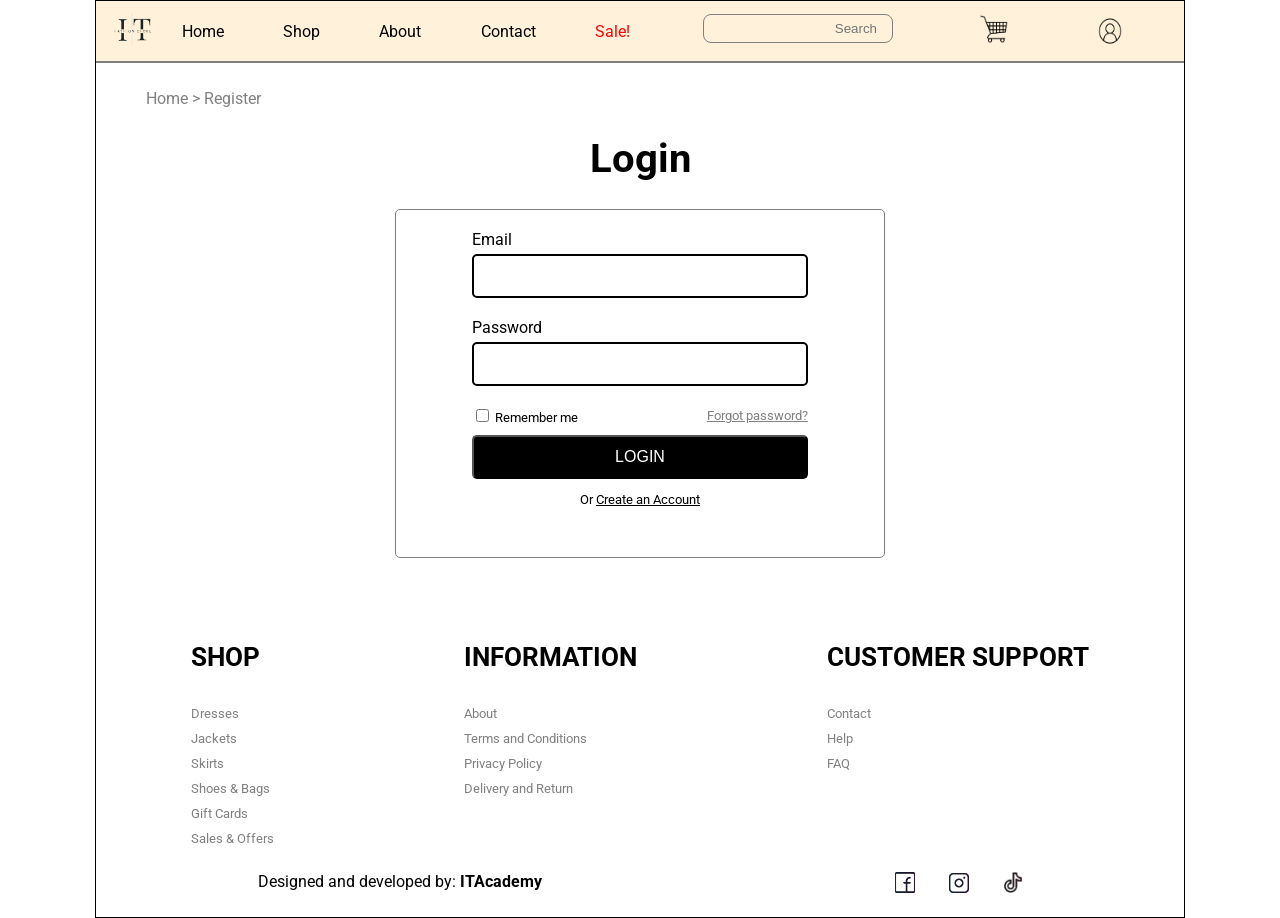
<file: index.html>
<!DOCTYPE html>
<html lang="en">

<head>
    <meta charset="UTF-8">
    <meta name="viewport" content="width=device-width, initial-scale=1.0">
    <title>Login Card</title>
    <link href="https://fonts.googleapis.com/css2?family=Roboto:wght@400;500;700&display=swap" rel="stylesheet">
    <link rel="stylesheet" href="css/style.css">
    <link rel="stylesheet" href="css/index.css">
</head>

<body>
    <div class="header">
        <div class="navbar">
            <div class="brand">
                <img src="images/Black Modern MS Logo (3).png" alt="logo">
                <div class="hamburger-meni">
                    <label for="menu-toggle" class="menu-icon">
                        <span></span>
                        <span></span>
                        <span></span>
                    </label>
                </div>
            </div>
            <div class="primary-nav">
                <a href="index.html">Home</a>
                <a href="product-card.html">Shop</a>
                <a href="checkout.html">About</a>
                <a href="#">Contact</a>
                <a href="#"><span class="singled-text">Sale!</span></a>
            </div>
            <div class="actions">
                <form class="search">
                    <input type="search" class="box" id="search" placeholder="Search">
                </form>
                <a href="your-cart.html"><img class="header-img" src="images/cart_logo (1).png" alt="cart_logo" 
                    style="cursor: pointer;" onclick="prikazKorpe()"></a>
                <img class="header-img" src="images/user_logo (1).png" alt="user_logo">
            </div>
        </div>
    </div>
    <div class="main-content">
        <div class="side">
            <p>Home &gt; Register</p>
        </div>
        <h1>Login</h1>
        <div class="form">
            <form class="Register-form" action="#" method="post">
                <div class="form-items">

                    <label for="email">Email</label>
                    <input class="input" type="text" id="email" name="email">

                    <label for="password">Password</label>
                    <input class="input" type="password" id="password" name="password">

                    <div class="checkbox-container flex">
                        <label for="Remember">
                            <input class="input-classor" type="checkbox" name="question" value="no" id="Remember">
                            Remember me
                        </label>

                        <span class="forgot-pass"><a href="#">Forgot password?</a></span>
                    </div>

                    <button class="btn-primary" id="loginBtn">LOGIN</button>

                    <p class="new-acc">Or <a href="#">Create an Account</a></p>

                </div>
            </form>
        </div>
    </div>
    <footer>
        <div class="footer">
            <div>
                <section>
                    <h4>SHOP</h4>
                    <ul>
                        <li>Dresses</li>
                        <li>Jackets</li>
                        <li>Skirts</li>
                        <li>Shoes & Bags</li>
                        <li>Gift Cards</li>
                        <li>Sales & Offers</li>
                    </ul>
                </section>
            </div>
            <div>
                <section>
                    <h4>INFORMATION</h4>
                    <ul>
                        <li>About</li>
                        <li>Terms and Conditions</li>
                        <li>Privacy Policy</li>
                        <li>Delivery and Return</li>
                    </ul>
                </section>
            </div>
            <div>
                <section>
                    <h4>CUSTOMER SUPPORT</h4>
                    <ul>
                        <li>Contact</li>
                        <li>Help</li>
                        <li>FAQ</li>
                    </ul>
                </section>
            </div>
        </div>
        <div class="footer2">
            <div class="contact">
                Designed and developed by: <span class="bold-text">ITAcademy</span>
            </div>
            <div class="icons">
                <img src="images/facebook (2) 2.png" alt="facebook">
                <img src="images/instagram (2) 2.png" alt="instagram">
                <img src="images/tik-tok (2) 2.png" alt="tik-tok">
            </div>
        </div>
    </footer>
    <script src="js/main.js"></script>
</body>

</html>
</file>
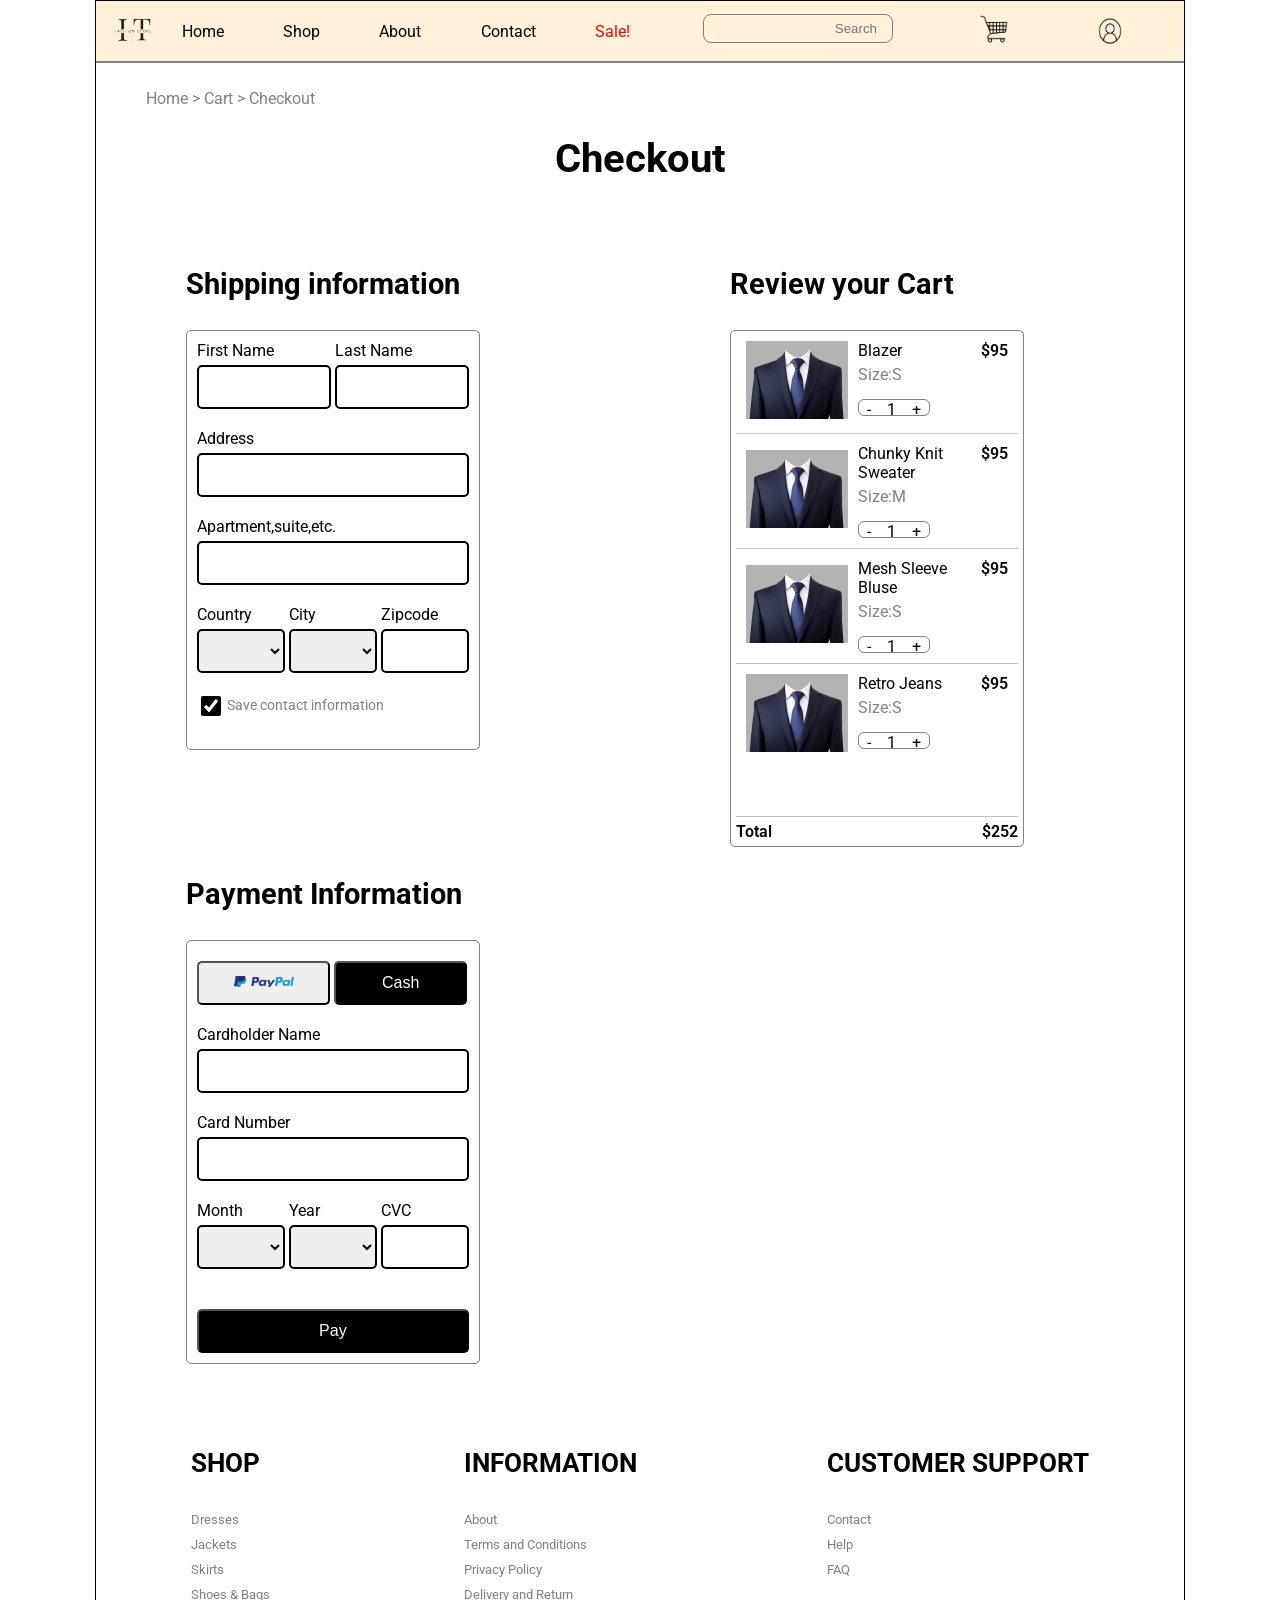
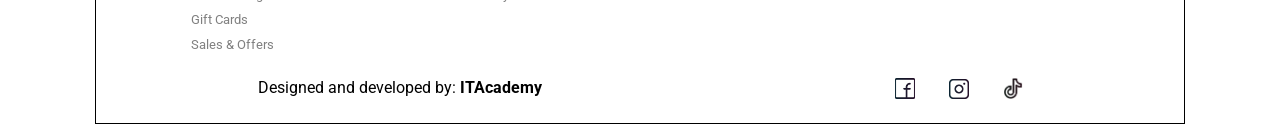
<file: checkout.html>
<!DOCTYPE html>
<html lang="en">

<head>
    <meta charset="UTF-8">
    <meta name="viewport" content="width=device-width, initial-scale=1.0">
    <title>Checkout Card</title>
    <link href="https://fonts.googleapis.com/css2?family=Roboto:wght@400;500;700&display=swap" rel="stylesheet">
    <link rel="stylesheet" href="css/style.css">
    <link rel="stylesheet" href="css/checkout.css">
</head>

<body>
    <div class="header">
        <div class="navbar">
            <div class="brand">
                <img src="images/Black Modern MS Logo (3).png" alt="logo">
                <div class="hamburger-meni">
                    <label for="menu-toggle" class="menu-icon">
                        <span></span>
                        <span></span>
                        <span></span>
                    </label>
                </div>
            </div>
            <div class="primary-nav">
                <a href="index.html">Home</a>
                <a href="product-card.html">Shop</a>
                <a href="checkout.html">About</a>
                <a href="#">Contact</a>
                <a href="#"><span class="singled-text">Sale!</span></a>
            </div>
            <div class="actions">
                <form class="search">
                    <input type="search" class="box" id="search" placeholder="Search">
                </form>
                <a href="your-cart.html"><img class="header-img" src="images/cart_logo (1).png" alt="cart_logo" 
                    style="cursor: pointer;" onclick="prikazKorpe()"></a>
                <img class="header-img" src="images/user_logo (1).png" alt="user_logo">
            </div>
        </div>
    </div>
    <div class="main-content">
        <div class="side">
            <p>Home &gt; Cart &gt; Checkout</p>
        </div>
        <div class="checkout">
            <h1>Checkout</h1>
        </div>
        <div class="flex-div">
            <div class="form-1">
                <h3>Shipping information</h3>
                <form class="form" action="#" method="post">
                    <div class="first-part">
                        <div class="first-group">
                            <label for="first-name">First Name</label>
                            <input type="text" name="first Name" id="first-name">
                        </div>
                        <div class="first-group">
                            <label for="last-name">Last Name</label>
                            <input type="text" name="last name" id="last-name">
                        </div>
                    </div>

                    <label for="address">Address</label>
                    <input class="wider-input" type="text" name="Address" id="address">

                    <label for="apartment-number">Apartment,suite,etc.</label>
                    <input class="wider-input" type="text" name="apartment number" id="apartment-number">

                    <div class="second-part">
                        <div class="second-group">
                            <label for="country">Country</label>
                            <select name="country" id="country">
                                <option value="" selected disabled hidden></option>
                                <option value="Serbia">Serbia</option>
                                <option value="Bosnia">Bosnia</option>
                                <option value="Montenegro">Montenegro</option>
                                <option value="Croatia">Croatia</option>
                            </select>
                        </div>
                        <div class="second-group">
                            <label for="city">City</label>
                            <select name="city" id="city">
                                <option value="" selected disabled hidden></option>
                                <option value="Belgrade">Belgrade</option>
                                <option value="Sarajevo">Sarajevo</option>
                                <option value="Podgorica">Podgorica</option>
                                <option value="Zagreb">Zagreb</option>
                            </select>
                        </div>
                        <div class="second-group">
                            <label for="zipcode">Zipcode</label>
                            <input type="number" name="zipcode" id="zipcode" min="0" max="50000">
                        </div>
                    </div>
                    <div class="save-info">
                        <label for="save-info">
                            <input type="checkbox" name="save info" id="save-info" value="like" checked>
                            Save contact information
                        </label>
                    </div>
                </form>
            </div>
            <div class="product-cart">
                <h3>Review your Cart</h3>
                <div class="products">
                    <div class="image-box">
                        <div class="image">
                            <img src="images/blazer-102w.jpg" alt="Blazer">
                        </div>
                        <div class="info">
                            <p>Blazer</p>
                            <span class="size">Size:S</span>
                            <div class="new-element">
                                <div class="quantity-steper">
                                    <div>-</div>
                                    <div>1</div>
                                    <div>+</div>
                                </div>
                            </div>
                        </div>
                        <div class="cena">
                            <span>$95</span>
                        </div>
                    </div>
                    <div class="image-box">
                        <div class="image">
                            <img src="images/blazer-102w.jpg" alt="Blazer">
                        </div>
                        <div class="info">
                            <p>Chunky Knit Sweater</p>
                            <span class="size">Size:M</span>
                            <div class="new-element">
                                <div class="quantity-steper">
                                    <div>-</div>
                                    <div>1</div>
                                    <div>+</div>
                                </div>
                            </div>
                        </div>
                        <div class="cena">
                            <span>$95</span>
                        </div>
                    </div>
                    <div class="image-box">
                        <div class="image">
                            <img src="images/blazer-102w.jpg" alt="Blazer">
                        </div>
                        <div class="info">
                            <p>Mesh Sleeve Bluse</p>
                            <span class="size">Size:S</span>
                            <div class="new-element">
                                <div class="quantity-steper">
                                    <div>-</div>
                                    <div>1</div>
                                    <div>+</div>
                                </div>
                            </div>
                        </div>
                        <div class="cena">
                            <span>$95</span>
                        </div>
                    </div>
                    <div class="image-box" id="margin">
                        <div class="image">
                            <img src="images/blazer-102w.jpg" alt="Blazer">
                        </div>
                        <div class="info">
                            <p>Retro Jeans</p>
                            <span class="size">Size:S</span>
                            <div class="new-element">
                                <div class="quantity-steper">
                                    <div>-</div>
                                    <div>1</div>
                                    <div>+</div>
                                </div>
                            </div>
                        </div>
                        <div class="cena">
                            <span>$95</span>
                        </div>
                    </div>
                    <div class="flex">
                        <div>
                            <p>Total</p>
                        </div>
                        <span>$252</span>
                    </div>
                </div>
            </div>
        </div>
        <div class="form-2">
            <h3>Payment Information</h3>
            <form class="form" action="#" method="post">

                <button class="btn-new" type="button">
                    <a href="https://www.paypal.com/rs/home">
                        <img src="images/PayPal 3.png">
                    </a>
                </button>
                <button class="btn-new btn-primary" type="button">Cash</button>

                <label for="cardholder-name">Cardholder Name</label>
                <input class="second-form" type="text" name="cardholder name" id="cardholder-name">

                <label for="card-number">Card Number</label>
                <input class="second-form" type="text" name="card number" id="card-number">

                <div class="card-duration">
                    <div class="second-group">
                        <label for="month">Month</label>
                        <select name="month" id="month">
                            <option value="" selected disabled hidden></option>
                            <option value="Januar">Januar</option>
                            <option value="Februar">Februar</option>
                            <option value="Mart">Mart</option>
                            <option value="April">April</option>
                            <option value="Maj">Maj</option>
                            <option value="Jun">Jun</option>
                            <option value="Jul">Jul</option>
                            <option value="Avgust">Avgust</option>
                            <option value="Septembar">Septembar</option>
                            <option value="Oktobar">Oktobar</option>
                            <option value="Novembar">Novembar</option>
                            <option value="Decembar">Decembar</option>
                        </select>
                    </div>

                    <div class="second-group">
                        <label for="year">Year</label>
                        <select name="year" id="year">
                            <option value="" selected disabled hidden></option>
                            <option value="2026">2026</option>
                            <option value="2027">2027</option>
                            <option value="2028">2028</option>
                            <option value="2029">2029</option>
                            <option value="2030">2030</option>
                        </select>
                    </div>
                    <div class="second-group">
                        <label for="cvc">CVC</label>
                        <input type="number" name="cvc" id="cvc" min="100" max="999">
                    </div>
                </div>

                <button class="btn-primary btn-2" type="submit">Pay</button>
            </form>
        </div>
    </div>
    <footer>
        <div class="footer">
            <div>
                <section>
                    <h4>SHOP</h4>
                    <ul>
                        <li>Dresses</li>
                        <li>Jackets</li>
                        <li>Skirts</li>
                        <li>Shoes & Bags</li>
                        <li>Gift Cards</li>
                        <li>Sales & Offers</li>
                    </ul>
                </section>
            </div>
            <div>
                <section>
                    <h4>INFORMATION</h4>
                    <ul>
                        <li>About</li>
                        <li>Terms and Conditions</li>
                        <li>Privacy Policy</li>
                        <li>Delivery and Return</li>
                    </ul>
                </section>
            </div>
            <div>
                <section>
                    <h4>CUSTOMER SUPPORT</h4>
                    <ul>
                        <li>Contact</li>
                        <li>Help</li>
                        <li>FAQ</li>
                    </ul>
                </section>
            </div>
        </div>
        <div class="footer2">
            <div class="contact">
                Designed and developed by: <span class="bold-text">ITAcademy</span>
            </div>
            <div class="icons">
                <img src="images/facebook (2) 2.png" alt="facebook">
                <img src="images/instagram (2) 2.png" alt="instagram">
                <img src="images/tik-tok (2) 2.png" alt="tik-tok">
            </div>
        </div>
    </footer>
    <script src="js/main.js"></script>
</body>

</html>
</file>
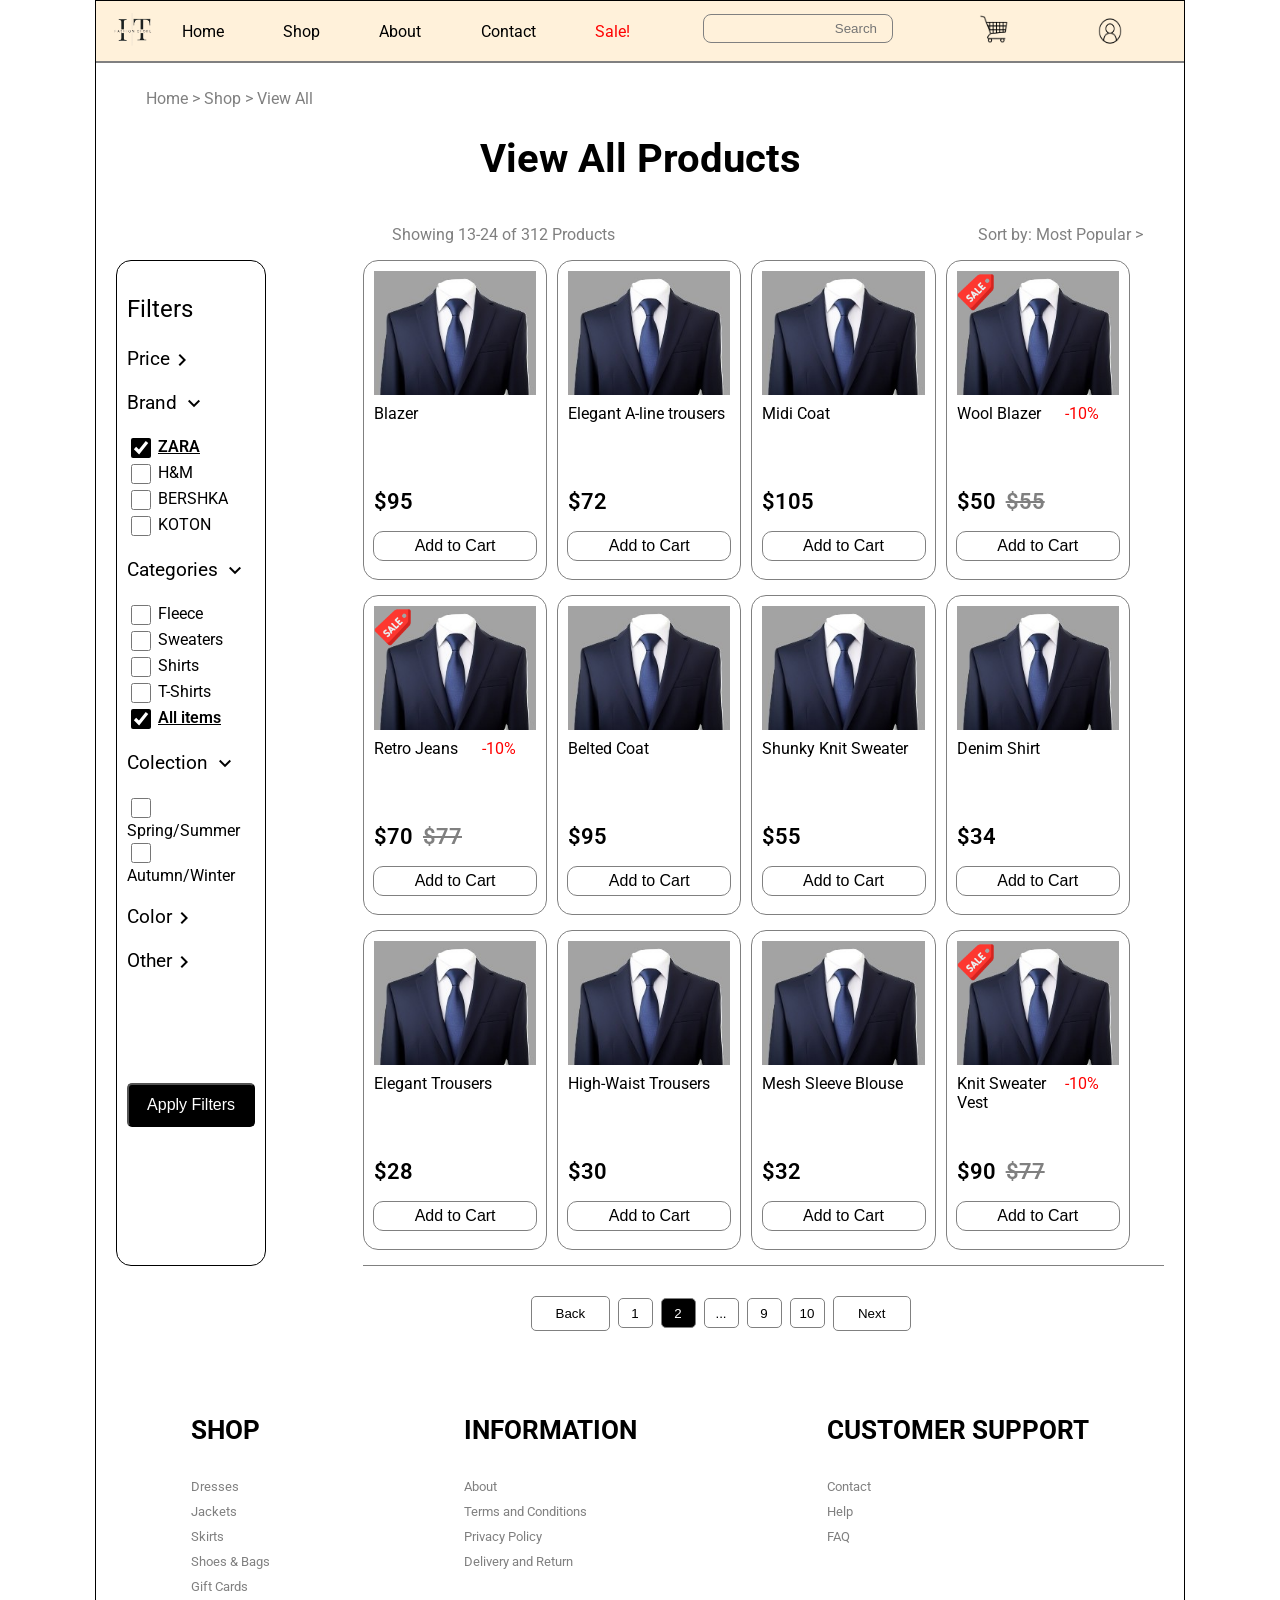
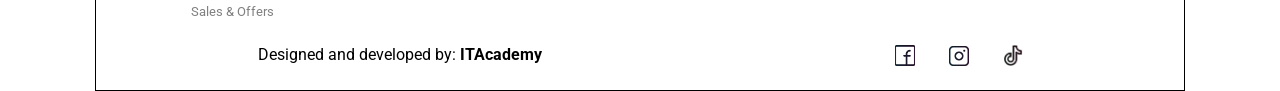
<file: product-card.html>
<!DOCTYPE html>
<html lang="en">

<head>
    <meta charset="UTF-8">
    <meta name="viewport" content="width=device-width, initial-scale=1.0">
    <title>Product Card</title>
    <link href="https://fonts.googleapis.com/css2?family=Roboto:wght@400;500;700&display=swap" rel="stylesheet">
    <link href="https://fonts.googleapis.com/icon?family=Material+Icons" rel="stylesheet">
    <link rel="stylesheet" href="css/style.css">
    <link rel="stylesheet" href="css/product-card.css">
</head>

<body>
    <div class="header">
        <div class="navbar">
            <div class="brand">
                <img src="images/Black Modern MS Logo (3).png" alt="logo">
                <div class="hamburger-meni">
                    <label for="menu-toggle" class="menu-icon">
                        <span></span>
                        <span></span>
                        <span></span>
                    </label>
                </div>
            </div>
            <div class="primary-nav">
                <a href="index.html">Home</a>
                <a href="product-card.html">Shop</a>
                <a href="checkout.html">About</a>
                <a href="#">Contact</a>
                <a href="#"><span class="singled-text">Sale!</span></a>
            </div>
            <div class="actions">
                <form class="search">
                    <input type="search" class="box" id="search" placeholder="Search">
                </form>
                <a href="your-cart.html"><img class="header-img" src="images/cart_logo (1).png" alt="cart_logo"
                 style="cursor: pointer;" onclick="prikazKorpe()"></a>
                <img class="header-img" src="images/user_logo (1).png" alt="user_logo">
            </div>
        </div>
    </div>
    <div class="main-content">
        <div class="side">
            <p>Home &gt; Shop &gt; View All</p>
        </div>
        <h1>View All Products</h1>
        <div class="text">
            <div class="left">
                <div class="hamburger-meni">
                    <label for="menu-toggle" class="menu-icon">
                        <span></span>
                        <span></span>
                        <span></span>
                    </label>
                </div>
            </div>
            <div class="mid">
                <p>Showing 13-24 of 312 Products</p>
            </div>
            <div class="right">
                <p>Sort by: Most Popular ></p>
            </div>
        </div>
        <div class="flex">
            <div class="aside">
                <p id="filter-bar">Filters</p>
                <p>Price<span class="material-icons">chevron_right</span></p>
                <p>Brand <span class="material-icons">keyboard_arrow_down</span></p>
                <input type="checkbox" name="filter" value="on" id="zara" checked>
                <label class="two-bolded" for="zara">ZARA</label> <br>
                <input type="checkbox" name="filter" value="off" id="h&m">
                <label for="h&m">H&M</label> <br>
                <input type="checkbox" name="filter" value="off" id="bershka">
                <label for="bershka">BERSHKA</label> <br>
                <input type="checkbox" name="filter" value="off" id="koton">
                <label for="koton">KOTON</label>
                <p>Categories <span class="material-icons">keyboard_arrow_down</span></p>
                <input type="checkbox" name="filter" value="off" id="fleece">
                <label for="fleece">Fleece</label> <br>
                <input type="checkbox" name="filter" value="off" id="sweaters">
                <label for="sweaters">Sweaters</label> <br>
                <input type="checkbox" name="filter" value="off" id="shitrs">
                <label for="shitrs">Shirts</label> <br>
                <input type="checkbox" name="filter" value="off" id="t-shitrs">
                <label for="t-shitrs">T-Shirts</label> <br>
                <input type="checkbox" name="filter" value="off" id="all-item" checked>
                <label class="two-bolded" for="all-item">All items</label>
                <p>Colection <span class="material-icons">keyboard_arrow_down</span></p>
                <input type="checkbox" name="filter" value="off" id="summer">
                <label for="summer">Spring/Summer</label>
                <input type="checkbox" name="filter" value="off" id="winter">
                <label for="winter">Autumn/Winter</label>
                <p>Color<span class="material-icons">chevron_right</span></p>
                <p>Other<span class="material-icons">chevron_right</span></p>
                <button class="btn-primary">Apply Filters</button>
            </div>
            <div class="proizvodi">
                <div class="cart">
                    <div class="img">
                        <img src="images/blazer-218w.jpg" alt="Blazer">
                    </div>
                    <p>Blazer</p>
                    <p id="cena">$95</p>
                    <button class="btn-cart" onclick="dodajNaIznos(95)">Add to Cart</button>
                </div>
                <div class="cart">
                    <div class="img">
                        <img src="images/blazer-218w.jpg" alt="Blazer">
                    </div>
                    <p>Elegant A-line trousers</p>
                    <p id="cena">$72</p>
                    <button class="btn-cart" onclick="dodajNaIznos(72)">Add to Cart</button>
                </div>
                <div class="cart">
                    <div class="img">
                        <img src="images/blazer-218w.jpg" alt="Blazer">
                    </div>
                    <p>Midi Coat</p>
                    <p id="cena">$105</p>
                    <button class="btn-cart" onclick="dodajNaIznos(105)">Add to Cart</button>
                </div>
                <div class="cart">
                    <div class="img">
                        <img src="images/blazer-218w.jpg" alt="Blazer">
                    </div>
                    <div class="sale">
                        <img src="images/sale.png">
                    </div>
                    <div class="flex">
                        <p>Wool Blazer</p><span class="red">-10%</span>
                    </div>
                    <p id="cena">$50 <span class="old-price">$55</span></p>
                    <button class="btn-cart" onclick="dodajNaIznos(50)">Add to Cart</button>
                </div>
                <div class="cart">
                    <div class="img">
                        <img src="images/blazer-218w.jpg" alt="Blazer">
                    </div>
                    <div class="sale">
                        <img src="images/sale.png">
                    </div>
                    <div class="flex">
                        <p>Retro Jeans</p><span class="red">-10%</span>
                    </div>
                    <p id="cena">$70 <span class="old-price">$77</span></p>
                    <button class="btn-cart" onclick="dodajNaIznos(70)">Add to Cart</button>
                </div>
                <div class="cart">
                    <div class="img">
                        <img src="images/blazer-218w.jpg" alt="Blazer">
                    </div>
                    <p>Belted Coat</p>
                    <p id="cena">$95</p>
                    <button class="btn-cart" onclick="dodajNaIznos(95)">Add to Cart</button>
                </div>
                <div class="cart">
                    <div class="img">
                        <img src="images/blazer-218w.jpg" alt="Blazer">
                    </div>
                    <p>Shunky Knit Sweater</p>
                    <p id="cena">$55</p>
                    <button class="btn-cart" onclick="dodajNaIznos(55)">Add to Cart</button>
                </div>
                <div class="cart">
                    <div class="img">
                        <img src="images/blazer-218w.jpg" alt="Blazer">
                    </div>
                    <p>Denim Shirt</p>
                    <p id="cena">$34</p>
                    <button class="btn-cart" onclick="dodajNaIznos(34)">Add to Cart</button>
                </div>
                <div class="cart">
                    <div class="img">
                        <img src="images/blazer-218w.jpg" alt="Blazer">
                    </div>
                    <p>Elegant Trousers</p>
                    <p id="cena">$28</p>
                    <button class="btn-cart" onclick="dodajNaIznos(28)">Add to Cart</button>
                </div>
                <div class="cart">
                    <div class="img">
                        <img src="images/blazer-218w.jpg" alt="Blazer">
                    </div>
                    <p>High-Waist Trousers</p>
                    <p id="cena">$30</p>
                    <button class="btn-cart" onclick="dodajNaIznos(30)">Add to Cart</button>
                </div>
                <div class="cart">
                    <div class="img">
                        <img src="images/blazer-218w.jpg" alt="Blazer">
                    </div>
                    <p>Mesh Sleeve Blouse</p>
                    <p id="cena">$32</p>
                    <button class="btn-cart" onclick="dodajNaIznos(32)">Add to Cart</button>
                </div>
                <div class="cart">
                    <div class="img">
                        <img src="images/blazer-218w.jpg" alt="Blazer">
                    </div>
                    <div class="sale">
                        <img src="images/sale.png">
                    </div>
                    <div class="flex">
                        <p>Knit Sweater Vest</p><span class="red">-10%</span>
                    </div>
                    <p id="cena">$90 <span class="old-price">$77</span></p>
                    <button class="btn-cart" onclick="dodajNaIznos(90)">Add to Cart</button>
                </div>
            </div>
        </div>
        <div class="buttons">
            <button id="big-btn">Back</button>
            <button>1</button>
            <button id="select">2</button>
            <button>...</button>
            <button>9</button>
            <button>10</button>
            <button id="big-btn">Next</button>
        </div>
    </div>
    <footer>
        <div class="footer">
            <div>
                <section>
                    <h4>SHOP</h4>
                    <ul>
                        <li>Dresses</li>
                        <li>Jackets</li>
                        <li>Skirts</li>
                        <li>Shoes & Bags</li>
                        <li>Gift Cards</li>
                        <li>Sales & Offers</li>
                    </ul>
                </section>
            </div>
            <div>
                <section>
                    <h4>INFORMATION</h4>
                    <ul>
                        <li>About</li>
                        <li>Terms and Conditions</li>
                        <li>Privacy Policy</li>
                        <li>Delivery and Return</li>
                    </ul>
                </section>
            </div>
            <div>
                <section>
                    <h4>CUSTOMER SUPPORT</h4>
                    <ul>
                        <li>Contact</li>
                        <li>Help</li>
                        <li>FAQ</li>
                    </ul>
                </section>
            </div>
        </div>
        <div class="footer2">
            <div class="contact">
                Designed and developed by: <span class="bold-text">ITAcademy</span>
            </div>
            <div class="icons">
                <img src="images/facebook (2) 2.png" alt="facebook">
                <img src="images/instagram (2) 2.png" alt="instagram">
                <img src="images/tik-tok (2) 2.png" alt="tik-tok">
            </div>
        </div>
    </footer>
    <script src="js/main.js"></script>
</body>

</html>
</file>
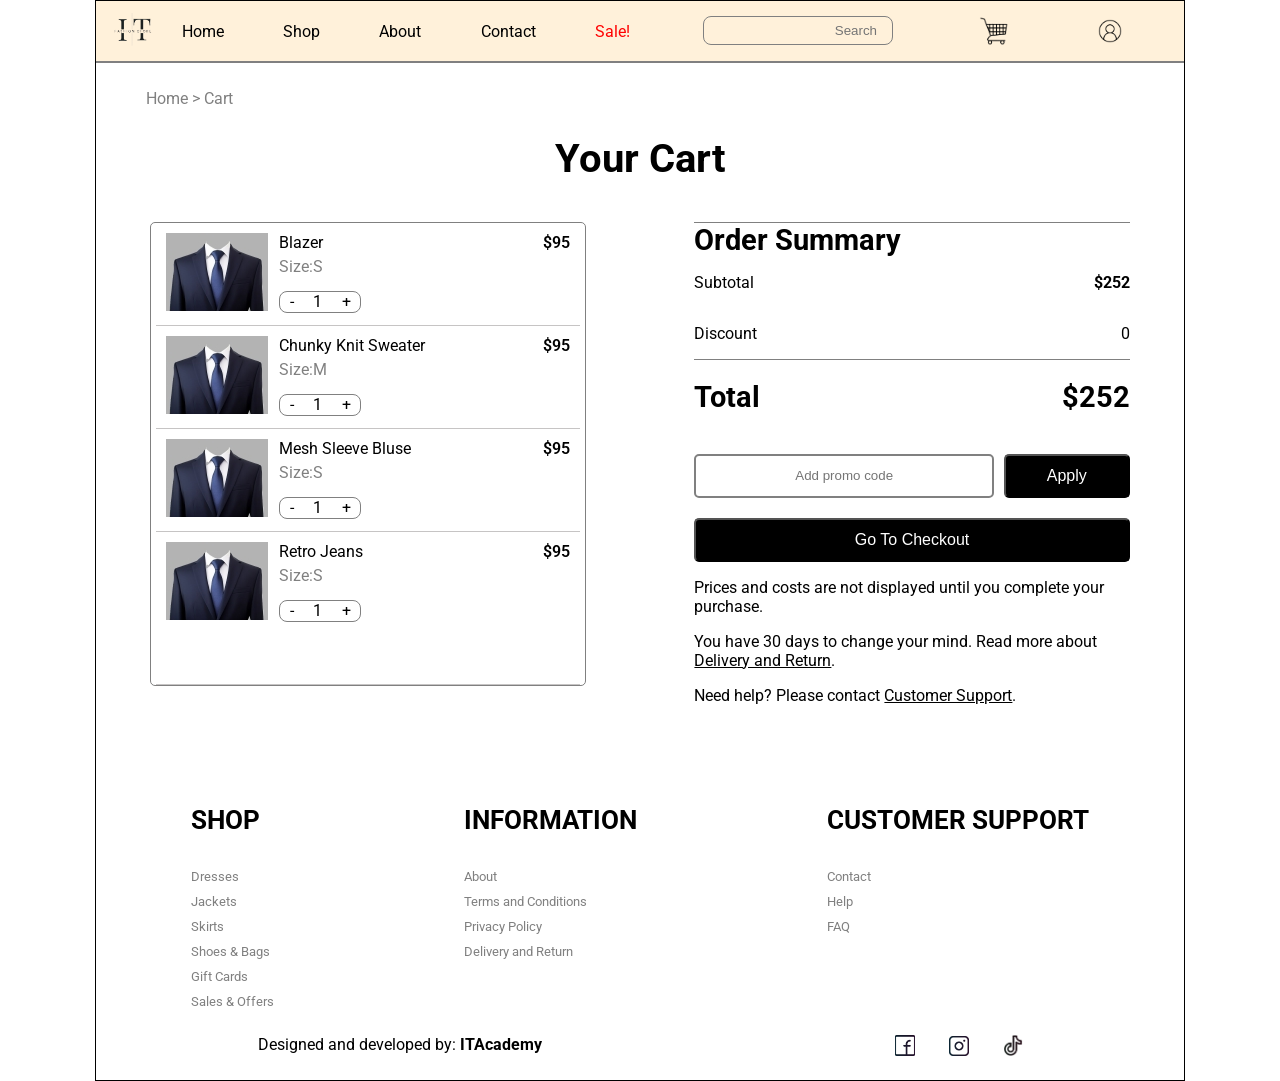
<file: your-cart.html>
<!DOCTYPE html>
<html lang="en">

<head>
    <meta charset="UTF-8">
    <meta name="viewport" content="width=device-width, initial-scale=1.0">
    <title>Checkout Card</title>
    <link href="https://fonts.googleapis.com/css2?family=Roboto:wght@400;500;700&display=swap" rel="stylesheet">
    <link rel="stylesheet" href="css/style.css">
    <link rel="stylesheet" href="css/your-cart.css">
</head>

<body>
    <div class="header">
        <div class="navbar">
            <div class="brand">
                <img src="images/Black Modern MS Logo (3).png" alt="logo">
                <div class="hamburger-meni">
                    <label for="menu-toggle" class="menu-icon">
                        <span></span>
                        <span></span>
                        <span></span>
                    </label>
                </div>
            </div>
            <div class="primary-nav">
                <a href="index.html">Home</a>
                <a href="product-card.html">Shop</a>
                <a href="checkout.html">About</a>
                <a href="#">Contact</a>
                <a href="#"><span class="singled-text">Sale!</span></a>
            </div>
            <div class="actions">
                <form class="search">
                    <input type="search" class="box" id="search" placeholder="Search">
                </form>
                <img class="header-img" src="images/cart_logo (1).png" alt="cart_logo" 
                style="cursor: pointer;" onclick="prikazKorpe()">
                <img class="header-img" src="images/user_logo (1).png" alt="user_logo">
            </div>
        </div>
    </div>
    <div class="main-content">
        <div class="side">
            <p>Home &gt; Cart</p>
        </div>
        <div class="checkout">
            <h1>Your Cart</h1>
        </div>
        <div class="grid-div">
            <div class="product-cart">
                <div class="products">
                    <div class="image-box">
                        <div class="image">
                            <img src="images/blazer-102w.jpg" alt="Blazer">
                        </div>
                        <div class="info">
                            <p>Blazer</p>
                            <span class="size">Size:S</span>
                            <div class="new-element">
                                <div class="quantity-steper">
                                    <div>-</div>
                                    <div>1</div>
                                    <div>+</div>
                                </div>
                            </div>
                        </div>
                        <div class="cena">
                            <span>$95</span>
                        </div>
                    </div>
                    <div class="image-box">
                        <div class="image">
                            <img src="images/blazer-102w.jpg" alt="Blazer">
                        </div>
                        <div class="info">
                            <p>Chunky Knit Sweater</p>
                            <span class="size">Size:M</span>
                            <div class="new-element">
                                <div class="quantity-steper">
                                    <div>-</div>
                                    <div>1</div>
                                    <div>+</div>
                                </div>
                            </div>
                        </div>
                        <div class="cena">
                            <span>$95</span>
                        </div>
                    </div>
                    <div class="image-box">
                        <div class="image">
                            <img src="images/blazer-102w.jpg" alt="Blazer">
                        </div>
                        <div class="info">
                            <p>Mesh Sleeve Bluse</p>
                            <span class="size">Size:S</span>
                            <div class="new-element">
                                <div class="quantity-steper">
                                    <div>-</div>
                                    <div>1</div>
                                    <div>+</div>
                                </div>
                            </div>
                        </div>
                        <div class="cena">
                            <span>$95</span>
                        </div>
                    </div>
                    <div class="image-box" id="margin">
                        <div class="image">
                            <img src="images/blazer-102w.jpg" alt="Blazer">
                        </div>
                        <div class="info">
                            <p>Retro Jeans</p>
                            <span class="size">Size:S</span>
                            <div class="new-element">
                                <div class="quantity-steper">
                                    <div>-</div>
                                    <div>1</div>
                                    <div>+</div>
                                </div>
                            </div>
                        </div>
                        <div class="cena">
                            <span>$95</span>
                        </div>
                    </div>
                </div>
            </div>
            <div class="ukupno">
                <h3>Order Summary</h3>
                <div class="flex">
                    <p>Subtotal</p>
                    <p class="bold-text">$252</p>
                </div>
                <div class="flex">
                    <p>Discount</p>
                    <p>0</p>
                </div>
                <div class="flex total">
                    <h3>Total</h3>
                    <h3>$252</h3>
                </div>
                <div class="unos-koda">
                    <input type="text" name="promo-code" id="promo-input" placeholder="Add promo code">
                    <label for="promo-input"></label>
                    <button class="btn-primary" type="button" id="applyBtn">Apply</button>
                </div>
                <button class="btn-primary button2">Go To Checkout</button>
                <p>Prices and costs are not displayed until you complete your purchase.</p>
                <p>You have 30 days to change your mind. Read more about <a href="#">Delivery and Return</a>.</p>
                <p>Need help? Please contact <a href="#">Customer Support</a>.</p>
            </div>
        </div>
    </div>
    <footer>
        <div class="footer">
            <div>
                <section>
                    <h4>SHOP</h4>
                    <ul>
                        <li>Dresses</li>
                        <li>Jackets</li>
                        <li>Skirts</li>
                        <li>Shoes & Bags</li>
                        <li>Gift Cards</li>
                        <li>Sales & Offers</li>
                    </ul>
                </section>
            </div>
            <div>
                <section>
                    <h4>INFORMATION</h4>
                    <ul>
                        <li>About</li>
                        <li>Terms and Conditions</li>
                        <li>Privacy Policy</li>
                        <li>Delivery and Return</li>
                    </ul>
                </section>
            </div>
            <div>
                <section>
                    <h4>CUSTOMER SUPPORT</h4>
                    <ul>
                        <li>Contact</li>
                        <li>Help</li>
                        <li>FAQ</li>
                    </ul>
                </section>
            </div>
        </div>
        <div class="footer2">
            <div class="contact">
                Designed and developed by: <span class="bold-text">ITAcademy</span>
            </div>
            <div class="icons">
                <img src="images/facebook (2) 2.png" alt="facebook">
                <img src="images/instagram (2) 2.png" alt="instagram">
                <img src="images/tik-tok (2) 2.png" alt="tik-tok">
            </div>
        </div>
    </footer>
    <script src="js/main.js"></script>
</body>

</html>
</file>
<file: css/style.css>
/* Header CSS */
body {
    font-size: 1rem;
    margin: 0px auto;
    max-width: 85%;
    border: 1px solid black;
    font-family: 'Roboto', sans-serif;
}

h1 {
    font-size: 2.5rem;
}

h3 {
    font-size: 1.8rem;
}

h4 {
    font-size: 1.6rem; 
}

p {
    font-size: 1rem;
}

.header {
    width: 100%;
    box-sizing: border-box;
    border-bottom: 2px solid gray;
    background: #fff1da;
}

.navbar {
    padding: 10px 16px;
    display: flex;
    align-items: center;
}

.brand {
    display: flex;
    flex-direction: row;
    justify-content: center;
}

.primary-nav {
    display: flex;
    flex-direction: row;
    flex-basis: 50%;
    justify-content: space-around;
}

.actions {
    display: flex;
    flex-direction: row;
    flex-basis: 50%;
    justify-content: space-around;
}

.hamburger-meni {
    display: none;
}

.header img {
    width: 40px;
    max-width: 40px;
}

.header a {
    text-decoration: none;
    color: black;
}

.singled-text {
    color: red;
}

#search {
    border: 1px solid grey;
    box-sizing: border-box;
    width: 190px;
    height: 29px;
    border-radius: 8px;
    background: #fff1da;
    text-align: right;
}

.header .header-img {
    width: 30px;
}

.main-content {
    width: 100%;
    background-color: #fff;
}

.side {
    color: gray;
    font-size: small;
    padding-left: 50px;
    padding-top: 10px;
}

h1 {
    text-align: center;
}
/* End Of Header CSS */
/* Footer CSS */
.footer {
    display: grid;
    grid-auto-flow: column;
    place-items: center;
    align-items: baseline;
    padding-top: 50px;
}

ul li {
    list-style: none;
    padding-bottom: 10px;
    color: gray;
    font-size: small;
}

ul {
    padding-left: 0;
}

.contact,
.icons {
    margin-bottom: 20px;
}

.footer2 {
    display: flex;
    flex-direction: row;
    justify-content: space-around;
}

.bold-text {
    font-weight: bold;
}

.icons img {
    width: 20px;
    padding-left: 30px;
}
/* End Of Footer CSS */

.btn-primary {
    cursor: pointer;
    height: 44px;
    border-radius: var(--radius-s);
    color: #fff;
    background: black;
    font-size: 1rem;
}

.flex {
    display: flex;
    justify-content: space-between;
}

@media screen and (max-width:767px) {

    .primary-nav {
        display: none;
    }

    .brand {
        flex-basis: 25%;
        justify-content: space-around;
    }

    .actions {
        flex-basis: 75%;
    }

    body {
        min-width: 100%;
        border: none;
        font-size: 1.3rem
    }

    h1 {
        font-size: 1.8rem;
    }

    h3 {
        font-size: 1.5rem;
    }

    .hamburger-meni {
        display: flex;
        align-items: center;
    }

    .menu-icon {
        display: flex;
        flex-direction: column;
        cursor: pointer;
    }

    .menu-icon span {
        background: black;
        height: 3px;
        width: 25px;
        margin: 3px 0px;
    }

    .side {
        display: none;
    }

    .footer {
        grid-template-columns: repeat(2, 1fr);
        grid-template-rows: auto auto;
        text-align: center;
        justify-content: center;
        padding: 0;
    }

    .footer li {
        margin: 20px 0;
        font-size: 1.1rem;
    }

    .footer2 {
        flex-direction: column;
        align-items: center;
    }
}

@media screen and (min-width:768px) and (max-width:1023px) {
    body {
        font-size: 1.1rem;
    }

    h1 {
        font-size: 2rem;
    }

    h3 {
        font-size: 1.6rem;
    }

    .footer {
        padding: 0;
    }
}

@media screen and (max-width:480px) {
    .footer {
        grid-template-columns: repeat(1, 1fr);
        grid-template-rows: auto auto auto;
        text-align: center;
        justify-content: center;
        padding: 0;
    }
}
</file>
<file: css/index.css>
:root {
    --radius-s: 5px
}

.form {
    width: 45%;
    box-sizing: border-box;
    margin: 0px auto;
    border: 1px solid gray;
    border-radius: var(--radius-s);
    padding: 20px;
}

.form-items .input {
    width: 100%;
    height: 44px;
    box-sizing: border-box;
    border: 2px solid black;
    border-radius: var(--radius-s);
    margin-top: 5px;
    margin-bottom: 20px;
}

.form-items {
    width: 75%;
    margin-left: auto;
    margin-right: auto;
}

.checkbox-container,
.new-acc {
    font-size: small;
}

.checkbox-container {
    align-items: center;
    padding-bottom: 10px;
}

.input-selector {
    vertical-align: middle;
    accent-color: black;
    width: 20px;
    height: 20px;

}

.new-acc {
    text-align: center;
    margin-bottom: 30px;
}

.new-acc a {
    color: black;
}

.forgot-pass a {
    color: gray;
}

.btn-primary {
    width: 100%;
}

@media screen and (max-width:767px) {

    button {
        margin: 20px 0;
        font-size: 1.2rem;
    }

    .form {
        width: 80%;
    }

    .forgot-pass {
        display: none;
    }

    a {
        font-size: large;
    }

    .checkbox-container {
        justify-content: center;
        font-size: 1.2rem;
    }
}

@media screen and (min-width:768px) and (max-width:1023px) {

    .checkbox-container {
        font-size: 1rem;
    }

    .btn {
        margin: 20px 0;
    }

    a {
        font-size: medium;
    }
}
</file>
<file: css/checkout.css>
:root {
    --radius-s: 5px
}

.flex {
    font-weight: 600;
    padding: 5px 0;
}

.flex p {
    margin: 0;
}

.form-1, .form-2 {
    width: 50%;
    margin-left: 90px;
    margin-top: 30px;
}

.checkout {
    width: 100%;
    margin: 0 auto;
}

.form {
    width: 54%;
    box-sizing: border-box;
    border: 1px solid gray;
    border-radius: var(--radius-s);
    padding: 10px;
}

.first-part {
    display: flex;
    gap: 4px;
    justify-content: center;
}

.first-group input {
    width: 100%;
    height: 44px;
    box-sizing: border-box;
    border: 2px solid black;
    border-radius: var(--radius-s);
    margin-top: 5px;
    margin-bottom: 20px;
}

.wider-input {
    width: 100%;
    height: 44px;
    box-sizing: border-box;
    border: 2px solid black;
    border-radius: var(--radius-s);
    margin: 5px auto 20px;
}

.second-part {
    display: flex;
    gap: 4px;
    justify-content: center;
}

.second-group input, .second-group select {
    width: 100%;
    height: 44px;
    box-sizing: border-box;
    border: 2px solid black;
    border-radius: var(--radius-s);
    margin-top: 5px;
    margin-bottom: 20px;
}

.second-group {
    width: 50%;
}

.save-info {
    color: gray;
    font-size: 14px;
    margin-bottom: 20px;
}

.save-info input {
    accent-color: black;
    width: 20px;
    height: 20px;
    vertical-align: middle;
}

.btn-new {
    width: 49%;
    height: 44px;
    border-radius: var(--radius-s);
    margin-top: 10px;
    margin-bottom: 20px;
    vertical-align: middle;
}

.btn-new img {
    width: 60px;
}

.second-form {
    width: 100%;
    height: 44px;
    box-sizing: border-box;
    border: 2px solid black;
    border-radius: var(--radius-s);
    margin: 5px auto 20px;
}

.card-duration {
    display: flex;
    gap: 4px;
    justify-content: center;
}

.btn-2 {
    width: 100%;
    margin-top: 20px;
}

.product-cart {
    width: 27%;
}

.flex-div {
    display: flex;
    flex-direction: row;
    align-items: baseline;
}

.product-cart h3 {
    margin-top: 0px;
}

.products {
    width: 100%;
    box-sizing: border-box;
    border: 1px solid gray;
    border-radius: var(--radius-s);
    display: inline-block;
    padding: 0 5px;
}

#margin img {
    margin-bottom: 50px;
}

.image {
    width: 100%;
    max-width: 100%;
    height: auto;
    margin: auto 10px;
}

.size {
    color: gray;
    display: block;
    margin-top: 5px;
    margin-bottom: 15px;
}

.info {
    flex-basis: 55%;
}

.image{
    flex-basis: 25%
}

.info p {
    margin:0;
}

.image-box {
    border-bottom: 1px solid rgb(198, 196, 196);
    display: flex;
    padding: 10px 0;
}
.new-element {
    width: 70px;
    height: 15px;
    border: 1px solid gray;
    border-radius: 6px;
}
.cena{
    flex-basis: 18%;
    text-align: right;
}
.cena span{
    margin-right: 10px;
    font-weight: 600;
}
.price {
    font-weight: bold;
}

.quantity-steper {
    display: flex;
    justify-content: space-around;
}

@media screen and (max-width:767px) {

    .flex-div {
        display: flex;
        flex-direction: column;
    }

    .product-cart {
        width: 70%;
        margin: 30px auto 0;
    }

    .form-1, .form-2 {
        width: 100%;
        margin-left: 0;
    }

    .form-1 {
        margin-top: 0;
    }

    .form {
        width: 70%;
        margin: 0 auto;
    }

    h3 {
        text-align: center;
    }

    .main-content {
        justify-content: center;
    }

    .btn-new, .btn-secondary {
        font-size: 1.2rem;
    }
}

@media screen and (min-width:768px) and (max-width:1023px) {
    
    .product-cart {
        width: 67%;
        margin-right: 50px;
    }

    .form {
        margin: 0 auto;
    }

    .form-1 form {
        width: 67%;
    }

    .form-1 {
        width: 100%;
        margin-left: 0;
    }

    .form-2 {
        width: 70%;
        margin-bottom: 40px;
    }

    h3 {
        text-align: center;
    }

    .select {
        padding: 0;
    }
}
</file>
<file: css/product-card.css>
:root {
    --radius-s: 5px
}

.text {
    display: flex;
    justify-content: space-around;
    color: gray
}

.left {
    flex-basis: 25%;
    width: 30%;
}

.right {
    flex-basis: 47%;
    text-align: right;
    padding-right: 3%;
}

.flex {
    padding-right: 20px;
}

.aside {
    margin-right: 20px;
    margin-left: 20px;
    flex-basis: 12%;
    border: 1px solid black;
    border-radius: 15px;
    padding: 10px;
}

.aside > p {
    font-size: 1.2em;
}

.aside input {
    width: 20px;
    height: 20px;
    accent-color: black;
    vertical-align: middle;
}

.material-icons {
    vertical-align: middle;
}

.btn-primary {
    width: 100%;
    margin: 90px auto 20px;
}

.two-bolded {
    font-weight: 600;
    text-decoration: 1px underline;
}

#filter-bar {
    font-size: 1.5em;
}

.proizvodi {
    flex-basis: 75%;
    display: flex;
    flex-wrap: wrap;
    border-bottom: 1px solid gray;
}

.old-price {
    text-decoration: line-through;
    color: gray;
    margin-left: 5px;
}

.cart {
    height: 320px;
    border-radius: 15px;
    padding: 10px;
    border: 1px solid gray;
    flex-basis: 23%;
    margin-right: 10px;
    margin-bottom: 15px;
    box-sizing: border-box;
}

.img img {
    width: 100%;
    max-width: 100%;
    height: auto
}

.img {
   width: 100%;
   height: auto;
   max-width: 100%;
}

.cart p {
    margin: 5px 0 5px 0;
}

#cena {
    position: absolute;
    top: 70%;
    font-weight: 600;
    font-size: 1.4rem;
}

.sale img {
    position: absolute;
    top: 10px;
    left: 10px;
    z-index: 1;
    width: 40px;
}

.btn-cart {
    font-size: 1rem;
    position: absolute;
    left: 5%;
    top: 85%;
    margin: 0 auto;
    background-color: #fff;
    border: 1px solid gray;
    width: 90%;
    height: 30px;
    border-radius: 10px;
    cursor: pointer;
}

.cart {
    position: relative;
}

.red {
    color: red;
    margin-top: 5px;
}

.buttons button {
    background-color: #fff;
    border: 1px solid gray;
    border-radius: var(--radius-s);
    width: 35px;
    height: 30px;
    margin-right: 4px;
    cursor: pointer;
}

#big-btn {
    width: 12%;
    height: 35px;
}

.buttons {
    width: 60%;
    margin: 30px 0 0 40%;
}

#select {
    background-color: black;
    color: #fff;
}

@media screen and (max-width:767px) {

    .aside {
        display: none;
    }

    .mid p {
        font-size: 1.1rem;
    }

    .flex {
        padding-right: 0;
        font-size: 1.4rem;
    }

    .flex p {
        font-size: 1.4rem;
    }

    .text {
        padding-left: 40px;
        padding-right: 40px;
        justify-content: space-between;
        align-items: center;
        margin-bottom: 10px;
    }

    .buttons {
        display: none;
    }

    .right {
        display: none;
    }

    .proizvodi {
        display: grid;
        grid-template-columns: repeat(2, 50%);
        grid-template-rows: repeat(6, 460px);
        flex-basis: 95%;
        margin: 0 10px 20px 25px;
        border: 0px;
    }

    .btn-cart {
        font-size: 1.2rem;
    }

    #cena {
        font-size: 1.6rem;
    }

    .cart {
       height: 440px;
    }

    .cart button {
        height: 44px;
    }
}

@media screen and (min-width:768px) and (max-width:1023px) {

    .cart button {
        height: 40px;
    }

    .buttons {
        margin: 30px 0 0 40%;
    }

    .proizvodi {
        display: grid;
        grid-template-columns: repeat(2, 50%);
        grid-template-rows: repeat(6, 400px);
    }

    .cart {
        height: 380px;
    }
}
</file>
<file: css/your-cart.css>
:root {
    --radius-s: 5px
}

.product-cart {
    width: 80%;
}

.checkout h1 {
    margin-bottom: 40px;
}

.ukupno {
    width: 80%;
    border-top: 1px solid gray;
    align-items: center;
}

.ukupno h3 {
    margin: 0;
}

.grid-div {
    display: grid;
    grid-auto-flow: column;
    grid-auto-columns: 1fr 1fr;
    justify-items: center;
}

.total {
    padding-top: 20px;
    border-top: 1px solid gray;
}

.products {
    width: 100%;
    box-sizing: border-box;
    border: 1px solid gray;
    border-radius: var(--radius-s);
    display: inline-block;
    padding: 0 5px;
}

#margin img {
    margin-bottom: 50px;
}

.image {
    width: 100%;
    max-width: 100%;
    height: auto;
    margin: auto 10px;
}

.size {
    color: gray;
    display: block;
    margin-top: 5px;
    margin-bottom: 15px;
}

.info {
    flex-basis: 55%;
}

.image{
    flex-basis: 25%
}

.info p {
    margin:0;
}

.image-box {
    border-bottom: 1px solid rgb(198, 196, 196);
    display: flex;
    padding: 10px 0;
}
.new-element {
    width: 80px;
    height: 20px;
    border: 1px solid gray;
    border-radius: 8px;
}
.cena{
    flex-basis: 18%;
    text-align: right;
}
.cena span{
    margin-right: 10px;
    font-weight: 600;
}

.quantity-steper {
    display: flex;
    justify-content: space-around;
}

.unos-koda {
    display: flex;
    gap: 5px;
    margin-top: 40px;
}

.unos-koda input {
    flex-basis: 70%;
    border: 2px solid gray;
    border-radius: var(--radius-s);
    text-align: center;
}

.unos-koda button {
    flex-basis: 30%;
}

.button2 {
    cursor: pointer;
    width: 100%;
    margin-top: 20px;
}

.ukupno a {
    color: black;
}

@media screen and (max-width:767px) {

    .grid-div {
        display: grid;
        grid-auto-flow: row;
        row-gap: 50px;
    }

    .product-cart {
        width: 70%;
        margin: 0 auto;
    }

    .ukupno {
        width: 70%;
    }

    .main-content {
        justify-content: center;
    }
}

@media screen and (min-width:768px) and (max-width:1023px) {
    
    .product-cart {
        width: 80%;
    }

    .ukupno {
        width: 70%;
    }
}
</file>
